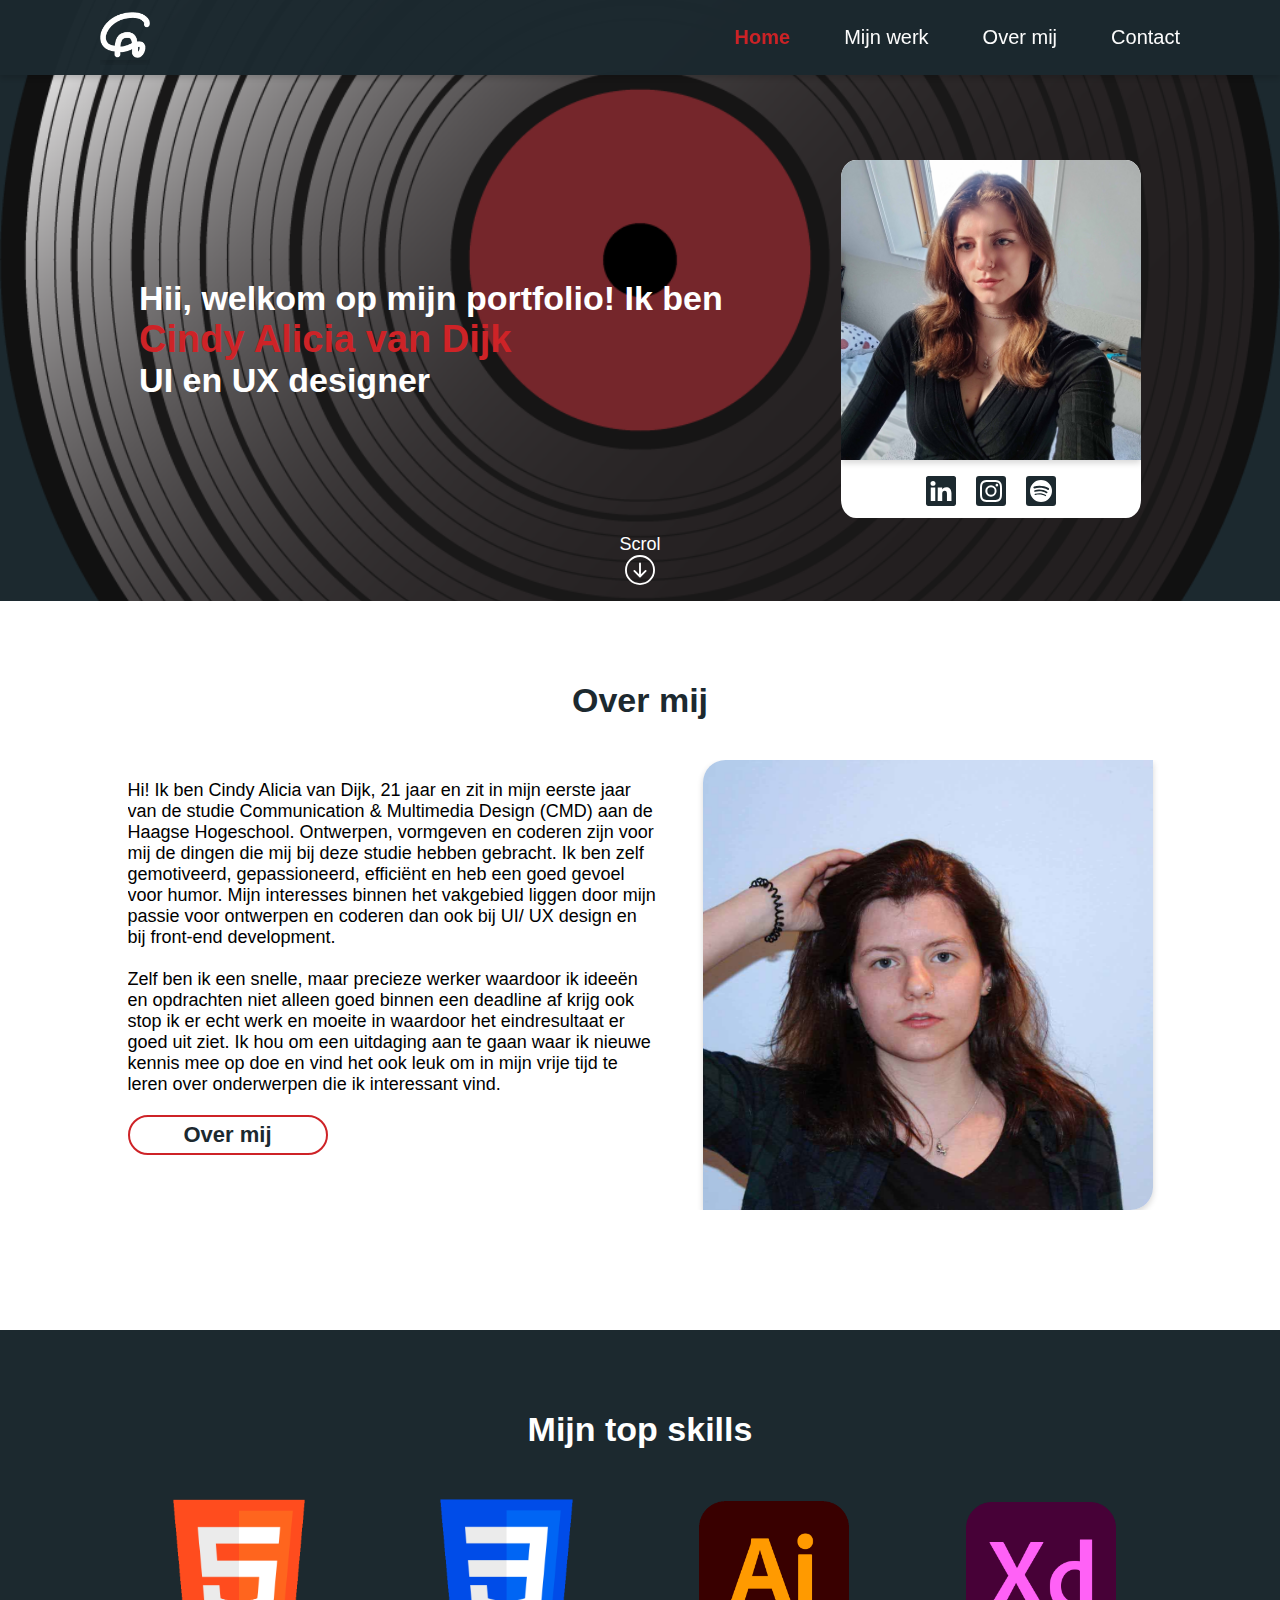
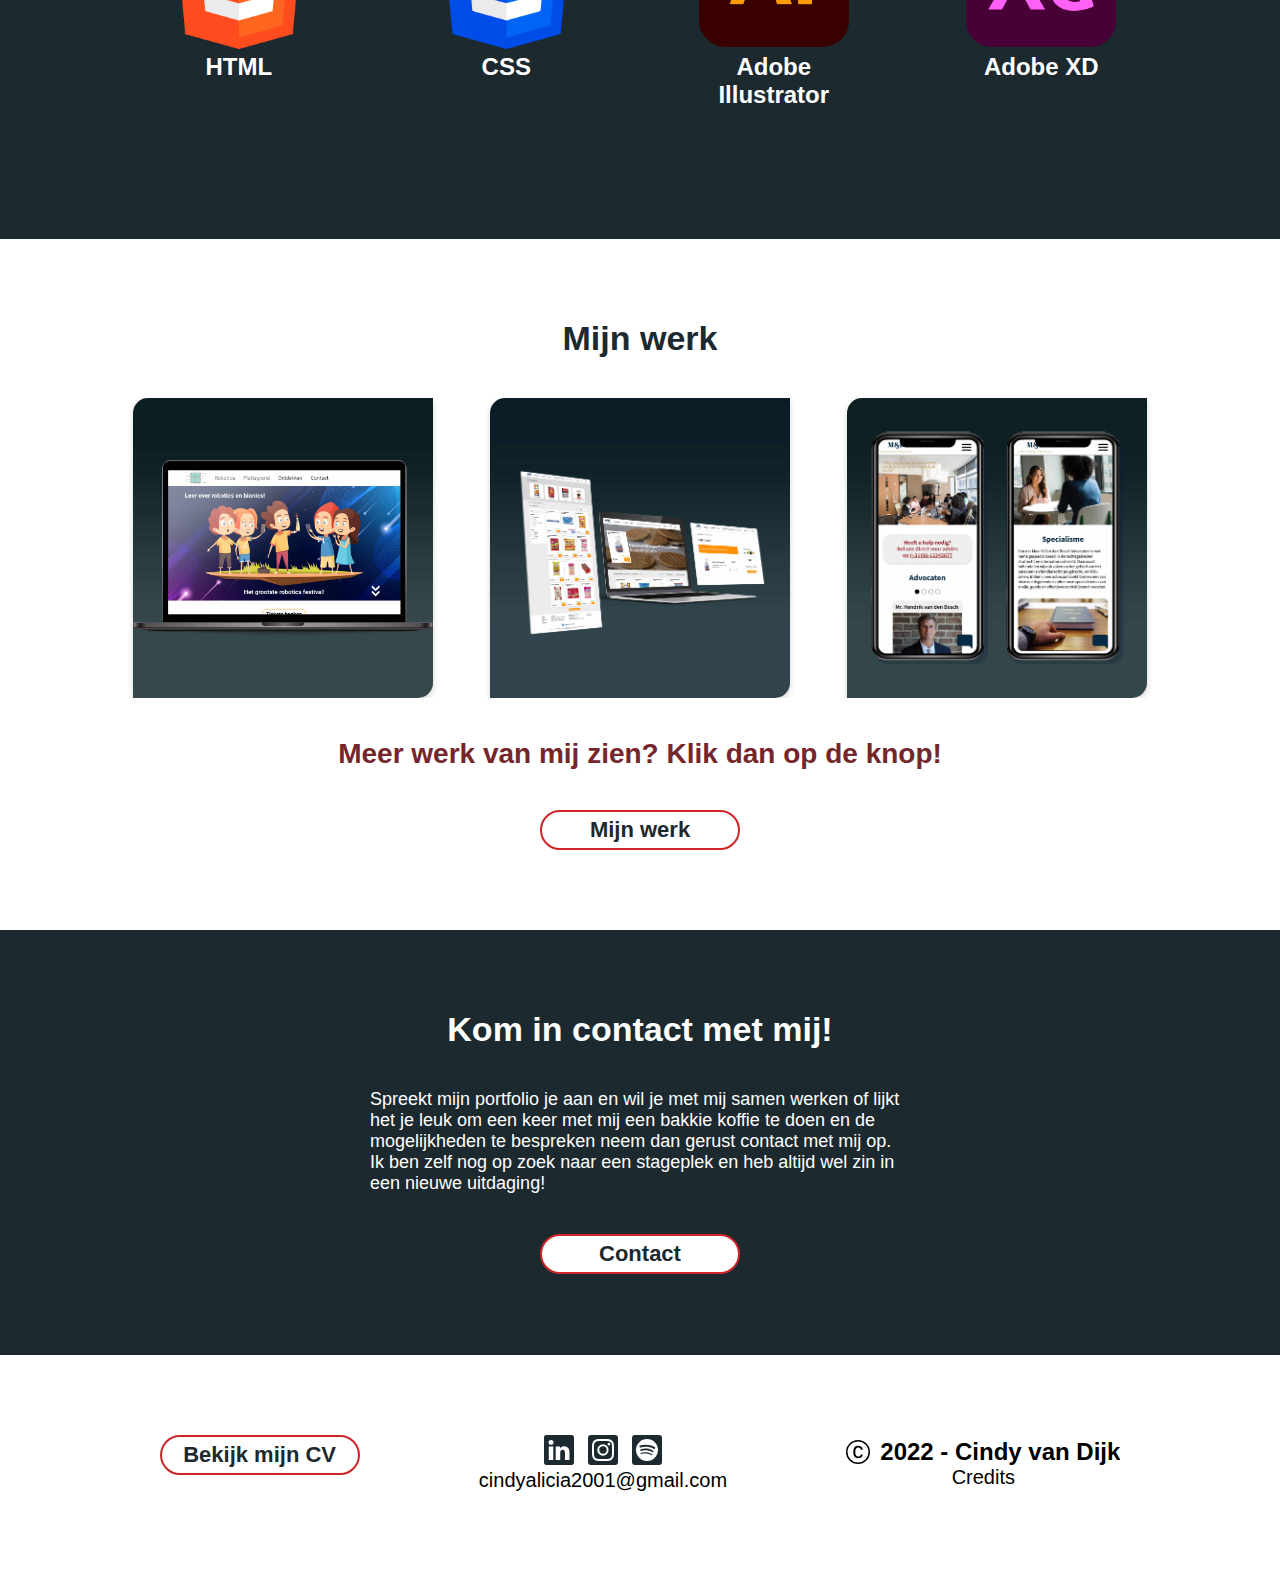
<file: index.html>
<!DOCTYPE html>
<html lang="en">
    <head>
        <meta charset="UTF-8"/>
        <meta name="viewport" content="width=device-width, initial-scale=1.0">
        <link rel="stylesheet" type="text/css" href="style.css"/>
        <link rel="stylesheet" href="https://fonts.googleapis.com/icon?family=Material+Icons">
        <link rel="stylesheet" href="https://cdn.jsdelivr.net/npm/bootstrap-icons@1.5.0/font/bootstrap-icons.css">
        <script src="my-script.js" async></script>

        <title>CindyAlicia | UX UI designer</title>
        <meta name="Cindy van Dijk | UX UI designer | Portfolio">
        <meta name="keywords" content="portfolio,cmd,ux,ui,designer,ontwerper,Cindy van dijk,Cindy Alicia,van Dijk">
        <meta name="CONTENT" content="portfolio,cmd,ux,ui,designer,ontwerper,Cindy van dijk,front-end,developer,Cindy Alicia,van Dijk">
        <meta name="description" content="Hi, mijn naam is Cindy van Dijk. Ik ben een UX/UI designer en hier vind u mijn CMD portfolio.">
    </head>

    <body>
        <div class="container">
            <header id="home-header">
                <nav>
                    <a class="flex-logo" href="index.html">
                        <img class="logo" src="images/Handtekening-CindyvanDijk.png" alt="Logo Cindy Alicia">
                    </a>
                    <div class="links">
                        <a class="dark" id="selected" href="index.html">Home</a>
                        <a class="dark" href="mijnwerk.html">Mijn werk</a>
                        <a class="dark" href="overmij.html">Over mij</a>
                        <a class="dark" href="contact.html">Contact</a>
                    </div>
                </nav>
                
                <div class="banner">
                    <div class="text-intro">
                        <h2 class="dark">Hii, welkom op mijn portfolio! Ik ben</h2>
                        <H1>Cindy Alicia van Dijk</H1>
                        <h2 class="dark">UI en UX designer</h2>
                    </div>

                    <div class="card-intro">
                        <img id="selfie-home" src="images/Selfie.jpg" alt="Photo of me" width="300px" height="300px">
                        <div class="container-intro">
                            <svg xmlns="http://www.w3.org/2000/svg" width="30" height="30" fill="#1C292F" class="bi bi-linkedin" viewBox="0 0 16 16">
                                <path d="M0 1.146C0 .513.526 0 1.175 0h13.65C15.474 0 16 .513 16 1.146v13.708c0 .633-.526 1.146-1.175 1.146H1.175C.526 16 0 15.487 0 14.854V1.146zm4.943 12.248V6.169H2.542v7.225h2.401zm-1.2-8.212c.837 0 1.358-.554 1.358-1.248-.015-.709-.52-1.248-1.342-1.248-.822 0-1.359.54-1.359 1.248 0 .694.521 1.248 1.327 1.248h.016zm4.908 8.212V9.359c0-.216.016-.432.08-.586.173-.431.568-.878 1.232-.878.869 0 1.216.662 1.216 1.634v3.865h2.401V9.25c0-2.22-1.184-3.252-2.764-3.252-1.274 0-1.845.7-2.165 1.193v.025h-.016a5.54 5.54 0 0 1 .016-.025V6.169h-2.4c.03.678 0 7.225 0 7.225h2.4z"/>
                            </svg>
                            <svg xmlns="http://www.w3.org/2000/svg" width="30" height="30" fill="#FFFFFF" class="bi bi-instagram" viewBox="0 0 16 16">
                                <path d="M8 0C5.829 0 5.556.01 4.703.048 3.85.088 3.269.222 2.76.42a3.917 3.917 0 0 0-1.417.923A3.927 3.927 0 0 0 .42 2.76C.222 3.268.087 3.85.048 4.7.01 5.555 0 5.827 0 8.001c0 2.172.01 2.444.048 3.297.04.852.174 1.433.372 1.942.205.526.478.972.923 1.417.444.445.89.719 1.416.923.51.198 1.09.333 1.942.372C5.555 15.99 5.827 16 8 16s2.444-.01 3.298-.048c.851-.04 1.434-.174 1.943-.372a3.916 3.916 0 0 0 1.416-.923c.445-.445.718-.891.923-1.417.197-.509.332-1.09.372-1.942C15.99 10.445 16 10.173 16 8s-.01-2.445-.048-3.299c-.04-.851-.175-1.433-.372-1.941a3.926 3.926 0 0 0-.923-1.417A3.911 3.911 0 0 0 13.24.42c-.51-.198-1.092-.333-1.943-.372C10.443.01 10.172 0 7.998 0h.003zm-.717 1.442h.718c2.136 0 2.389.007 3.232.046.78.035 1.204.166 1.486.275.373.145.64.319.92.599.28.28.453.546.598.92.11.281.24.705.275 1.485.039.843.047 1.096.047 3.231s-.008 2.389-.047 3.232c-.035.78-.166 1.203-.275 1.485a2.47 2.47 0 0 1-.599.919c-.28.28-.546.453-.92.598-.28.11-.704.24-1.485.276-.843.038-1.096.047-3.232.047s-2.39-.009-3.233-.047c-.78-.036-1.203-.166-1.485-.276a2.478 2.478 0 0 1-.92-.598 2.48 2.48 0 0 1-.6-.92c-.109-.281-.24-.705-.275-1.485-.038-.843-.046-1.096-.046-3.233 0-2.136.008-2.388.046-3.231.036-.78.166-1.204.276-1.486.145-.373.319-.64.599-.92.28-.28.546-.453.92-.598.282-.11.705-.24 1.485-.276.738-.034 1.024-.044 2.515-.045v.002zm4.988 1.328a.96.96 0 1 0 0 1.92.96.96 0 0 0 0-1.92zm-4.27 1.122a4.109 4.109 0 1 0 0 8.217 4.109 4.109 0 0 0 0-8.217zm0 1.441a2.667 2.667 0 1 1 0 5.334 2.667 2.667 0 0 1 0-5.334z"/>
                            </svg>
                            <svg xmlns="http://www.w3.org/2000/svg" width="30" height="30" fill="#FFFFFF" class="bi bi-spotify" viewBox="0 0 16 16">
                                <path d="M8 0a8 8 0 1 0 0 16A8 8 0 0 0 8 0zm3.669 11.538a.498.498 0 0 1-.686.165c-1.879-1.147-4.243-1.407-7.028-.77a.499.499 0 0 1-.222-.973c3.048-.696 5.662-.397 7.77.892a.5.5 0 0 1 .166.686zm.979-2.178a.624.624 0 0 1-.858.205c-2.15-1.321-5.428-1.704-7.972-.932a.625.625 0 0 1-.362-1.194c2.905-.881 6.517-.454 8.986 1.063a.624.624 0 0 1 .206.858zm.084-2.268C10.154 5.56 5.9 5.419 3.438 6.166a.748.748 0 1 1-.434-1.432c2.825-.857 7.523-.692 10.492 1.07a.747.747 0 1 1-.764 1.288z"/>
                            </svg>
                        </div>
                    </div>
                </div>
                
                <div id="header-arrow">
                    <p class="dark">Scrol</p>
                    <svg xmlns="http://www.w3.org/2000/svg" width="30" height="30" fill="#FFFFFF" class="bi bi-arrow-down-circle" viewBox="0 0 16 16">
                        <path fill-rule="evenodd" d="M1 8a7 7 0 1 0 14 0A7 7 0 0 0 1 8zm15 0A8 8 0 1 1 0 8a8 8 0 0 1 16 0zM8.5 4.5a.5.5 0 0 0-1 0v5.793L5.354 8.146a.5.5 0 1 0-.708.708l3 3a.5.5 0 0 0 .708 0l3-3a.5.5 0 0 0-.708-.708L8.5 10.293V4.5z"/>
                    </svg>
                </div>
            </header>

            <main class="container-main">
                <section class="about-me">
                    <h2>Over mij</h2>
                    <div class="flex-row">
                        <div id="aboutme-text">
                            <p>Hi! Ik ben Cindy Alicia van Dijk, 21 jaar en zit in mijn eerste jaar van de studie Communication & Multimedia Design (CMD) aan de Haagse Hogeschool. Ontwerpen, vormgeven en coderen zijn voor mij de dingen die mij bij deze studie hebben gebracht. Ik ben zelf gemotiveerd, gepassioneerd, efficiënt en heb een goed gevoel voor humor. Mijn interesses binnen het vakgebied liggen door mijn passie voor ontwerpen en coderen dan ook bij UI/ UX design en bij front-end development. 
                                <br><br>Zelf ben ik een snelle, maar precieze werker waardoor ik ideeën en opdrachten niet alleen goed binnen een deadline af krijg ook stop ik er echt werk en moeite in waardoor het eindresultaat er goed uit ziet. Ik hou om een uitdaging aan te gaan waar ik nieuwe kennis mee op doe en vind het ook leuk om in mijn vrije tijd te leren over onderwerpen die ik interessant vind.
                            </p>
                            <a href="overmij.html">
                                <button type="button">Over mij</button>
                            </a>
                        </div>
                        <img src="images/SelfPortrait.jpg" alt="Photo of me">
                    </div>
                </section>

                <section class="top-skills">
                    <h2 class="dark">Mijn top skills</h2>
                    <div class="flex-row">
                        <figure>
                            <img src="images/html-5.png" alt="HTML 5 symbool">
                            <figcaption class="dark">HTML</figcaption>
                        </figure>
                        <figure>
                            <img src="images/css-3.png" alt="CSS 3 symbool">
                            <figcaption class="dark">CSS</figcaption>
                        </figure>
                        <figure>
                            <img src="images/illustrator.png" alt="Adobe Illustrator symbool">
                            <figcaption class="dark">Adobe Illustrator</figcaption>
                        </figure>
                        <figure>
                            <img src="images/xd.png" alt="Adobe XD symbool">
                            <figcaption class="dark">Adobe XD</figcaption>
                        </figure>
                    </div>
                </section>

                <section class="my-work">
                    <h2>Mijn werk</h2>
                    <div class="flex-row">
                        <img src="images/Robotica.jpg" alt="Mijn Robotica project">
                        <img src="images/TheDutchStore.jpg" alt="Mijn The Dutch Store project">
                        <img src="images/AdvocatenkantoorMB.jpg" alt="Mijn M&B advocaten project">
                    </div>
                    <h3>Meer werk van mij zien? Klik dan op de knop!</h3>
                    <a class="center" href="mijnwerk.html">
                        <button type="button">Mijn werk</button>
                    </a>
                </section>

                <section class="contact">
                    <h2 class="dark">Kom in contact met mij!</h2>
                    <p class="dark">
                        Spreekt mijn portfolio je aan en wil je met mij samen werken of lijkt het je leuk om een keer met mij een bakkie koffie te doen en de mogelijkheden te bespreken neem dan gerust contact met mij op. Ik ben zelf nog op zoek naar een stageplek en heb altijd wel zin in een nieuwe uitdaging!
                    </p>
                    <a class="center" href="contact.html">
                        <button type="button">Contact</button>
                    </a>
                </section>
            </main>

            <footer>
                <a href="documents/CV-CindyvanDijk.pdf" target="_blank">
                    <button type="button">Bekijk mijn CV</button>
                </a>
                <div class="footer-item">
                    <div id="footer-icons">
                        <svg xmlns="http://www.w3.org/2000/svg" width="30" height="30" fill="#1C292F" class="bi bi-linkedin" viewBox="0 0 16 16">
                            <path d="M0 1.146C0 .513.526 0 1.175 0h13.65C15.474 0 16 .513 16 1.146v13.708c0 .633-.526 1.146-1.175 1.146H1.175C.526 16 0 15.487 0 14.854V1.146zm4.943 12.248V6.169H2.542v7.225h2.401zm-1.2-8.212c.837 0 1.358-.554 1.358-1.248-.015-.709-.52-1.248-1.342-1.248-.822 0-1.359.54-1.359 1.248 0 .694.521 1.248 1.327 1.248h.016zm4.908 8.212V9.359c0-.216.016-.432.08-.586.173-.431.568-.878 1.232-.878.869 0 1.216.662 1.216 1.634v3.865h2.401V9.25c0-2.22-1.184-3.252-2.764-3.252-1.274 0-1.845.7-2.165 1.193v.025h-.016a5.54 5.54 0 0 1 .016-.025V6.169h-2.4c.03.678 0 7.225 0 7.225h2.4z"/>
                        </svg>
                        <svg xmlns="http://www.w3.org/2000/svg" width="30" height="30" fill="#FFFFFF" class="bi bi-instagram" viewBox="0 0 16 16">
                            <path d="M8 0C5.829 0 5.556.01 4.703.048 3.85.088 3.269.222 2.76.42a3.917 3.917 0 0 0-1.417.923A3.927 3.927 0 0 0 .42 2.76C.222 3.268.087 3.85.048 4.7.01 5.555 0 5.827 0 8.001c0 2.172.01 2.444.048 3.297.04.852.174 1.433.372 1.942.205.526.478.972.923 1.417.444.445.89.719 1.416.923.51.198 1.09.333 1.942.372C5.555 15.99 5.827 16 8 16s2.444-.01 3.298-.048c.851-.04 1.434-.174 1.943-.372a3.916 3.916 0 0 0 1.416-.923c.445-.445.718-.891.923-1.417.197-.509.332-1.09.372-1.942C15.99 10.445 16 10.173 16 8s-.01-2.445-.048-3.299c-.04-.851-.175-1.433-.372-1.941a3.926 3.926 0 0 0-.923-1.417A3.911 3.911 0 0 0 13.24.42c-.51-.198-1.092-.333-1.943-.372C10.443.01 10.172 0 7.998 0h.003zm-.717 1.442h.718c2.136 0 2.389.007 3.232.046.78.035 1.204.166 1.486.275.373.145.64.319.92.599.28.28.453.546.598.92.11.281.24.705.275 1.485.039.843.047 1.096.047 3.231s-.008 2.389-.047 3.232c-.035.78-.166 1.203-.275 1.485a2.47 2.47 0 0 1-.599.919c-.28.28-.546.453-.92.598-.28.11-.704.24-1.485.276-.843.038-1.096.047-3.232.047s-2.39-.009-3.233-.047c-.78-.036-1.203-.166-1.485-.276a2.478 2.478 0 0 1-.92-.598 2.48 2.48 0 0 1-.6-.92c-.109-.281-.24-.705-.275-1.485-.038-.843-.046-1.096-.046-3.233 0-2.136.008-2.388.046-3.231.036-.78.166-1.204.276-1.486.145-.373.319-.64.599-.92.28-.28.546-.453.92-.598.282-.11.705-.24 1.485-.276.738-.034 1.024-.044 2.515-.045v.002zm4.988 1.328a.96.96 0 1 0 0 1.92.96.96 0 0 0 0-1.92zm-4.27 1.122a4.109 4.109 0 1 0 0 8.217 4.109 4.109 0 0 0 0-8.217zm0 1.441a2.667 2.667 0 1 1 0 5.334 2.667 2.667 0 0 1 0-5.334z"/>
                        </svg>
                        <svg xmlns="http://www.w3.org/2000/svg" width="30" height="30" fill="#FFFFFF" class="bi bi-spotify" viewBox="0 0 16 16">
                            <path d="M8 0a8 8 0 1 0 0 16A8 8 0 0 0 8 0zm3.669 11.538a.498.498 0 0 1-.686.165c-1.879-1.147-4.243-1.407-7.028-.77a.499.499 0 0 1-.222-.973c3.048-.696 5.662-.397 7.77.892a.5.5 0 0 1 .166.686zm.979-2.178a.624.624 0 0 1-.858.205c-2.15-1.321-5.428-1.704-7.972-.932a.625.625 0 0 1-.362-1.194c2.905-.881 6.517-.454 8.986 1.063a.624.624 0 0 1 .206.858zm.084-2.268C10.154 5.56 5.9 5.419 3.438 6.166a.748.748 0 1 1-.434-1.432c2.825-.857 7.523-.692 10.492 1.07a.747.747 0 1 1-.764 1.288z"/>
                        </svg>
                    </div>
                    <a href="mailto:cindyalicia2001@gmail.com">cindyalicia2001@gmail.com</a>
                </div>

                <div class="footer-item">
                    <div id="copyright">
                        <svg xmlns="http://www.w3.org/2000/svg" width="24" height="24" fill="currentColor" class="bi bi-c-circle" viewBox="0 0 16 16">
                            <path d="M1 8a7 7 0 1 0 14 0A7 7 0 0 0 1 8Zm15 0A8 8 0 1 1 0 8a8 8 0 0 1 16 0ZM8.146 4.992c-1.212 0-1.927.92-1.927 2.502v1.06c0 1.571.703 2.462 1.927 2.462.979 0 1.641-.586 1.729-1.418h1.295v.093c-.1 1.448-1.354 2.467-3.03 2.467-2.091 0-3.269-1.336-3.269-3.603V7.482c0-2.261 1.201-3.638 3.27-3.638 1.681 0 2.935 1.054 3.029 2.572v.088H9.875c-.088-.879-.768-1.512-1.729-1.512Z"/>
                        </svg>
                        <h4>2022 - Cindy van Dijk</h4>
                    </div>
                    <a href="credit.html">Credits</a>
                </div>
            </footer>
        </div>
    </body>
</html>
</file>
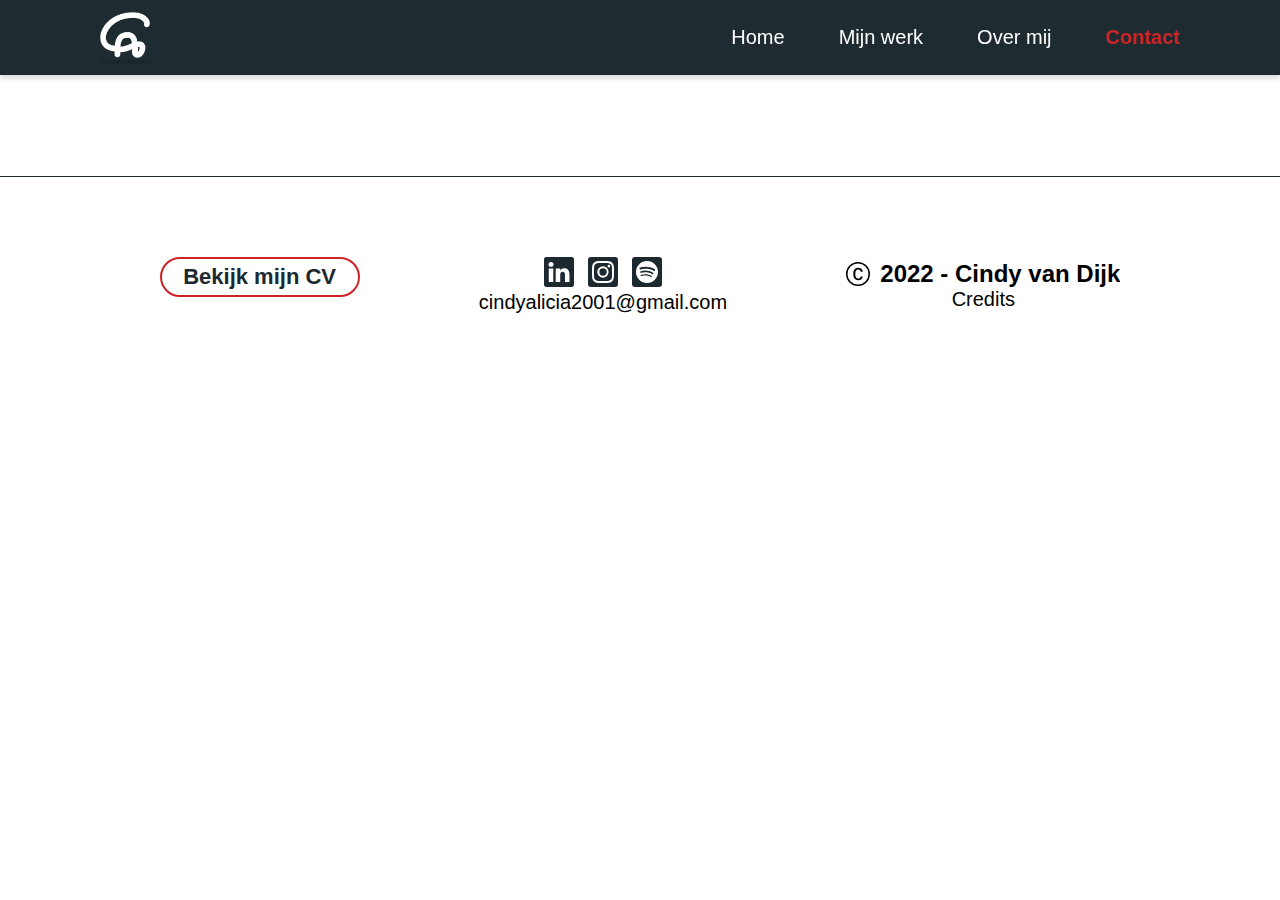
<file: contact.html>
<!DOCTYPE html>
<html lang="en">
    <head>
        <meta charset="UTF-8"/>
        <meta name="viewport" content="width=device-width, initial-scale=1.0">
        <link rel="stylesheet" type="text/css" href="style.css"/>
        <link rel="stylesheet" href="https://fonts.googleapis.com/icon?family=Material+Icons">
        <script src="my-script.js" async></script>
        <title>Contact | CindyAlicia</title>
    </head>
    <body>
        <div class="container">
            <header>
                <nav>
                    <a class="flex-logo" href="index.html">
                        <img class="logo" src="images/Handtekening-CindyvanDijk.png" alt="Logo Cindy Alicia">
                    </a>
                    <div class="links">
                        <a class="dark" href="index.html">Home</a>
                        <a class="dark" href="mijnwerk.html">Mijn werk</a>
                        <a class="dark" href="overmij.html">Over mij</a>
                        <a class="dark" id="selected" href="contact.html">Contact</a>
                    </div>
                </nav>
                <div class="banner">

                </div>
            </header>

            <main class="container-main">

            </main>

            <footer>
                <a href="documents/CV-CindyvanDijk.pdf" target="_blank">
                    <button type="button">Bekijk mijn CV</button>
                </a>
                <div class="footer-item">
                    <div id="footer-icons">
                        <svg xmlns="http://www.w3.org/2000/svg" width="30" height="30" fill="#1C292F" class="bi bi-linkedin" viewBox="0 0 16 16">
                            <path d="M0 1.146C0 .513.526 0 1.175 0h13.65C15.474 0 16 .513 16 1.146v13.708c0 .633-.526 1.146-1.175 1.146H1.175C.526 16 0 15.487 0 14.854V1.146zm4.943 12.248V6.169H2.542v7.225h2.401zm-1.2-8.212c.837 0 1.358-.554 1.358-1.248-.015-.709-.52-1.248-1.342-1.248-.822 0-1.359.54-1.359 1.248 0 .694.521 1.248 1.327 1.248h.016zm4.908 8.212V9.359c0-.216.016-.432.08-.586.173-.431.568-.878 1.232-.878.869 0 1.216.662 1.216 1.634v3.865h2.401V9.25c0-2.22-1.184-3.252-2.764-3.252-1.274 0-1.845.7-2.165 1.193v.025h-.016a5.54 5.54 0 0 1 .016-.025V6.169h-2.4c.03.678 0 7.225 0 7.225h2.4z"/>
                        </svg>
                        <svg xmlns="http://www.w3.org/2000/svg" width="30" height="30" fill="#FFFFFF" class="bi bi-instagram" viewBox="0 0 16 16">
                            <path d="M8 0C5.829 0 5.556.01 4.703.048 3.85.088 3.269.222 2.76.42a3.917 3.917 0 0 0-1.417.923A3.927 3.927 0 0 0 .42 2.76C.222 3.268.087 3.85.048 4.7.01 5.555 0 5.827 0 8.001c0 2.172.01 2.444.048 3.297.04.852.174 1.433.372 1.942.205.526.478.972.923 1.417.444.445.89.719 1.416.923.51.198 1.09.333 1.942.372C5.555 15.99 5.827 16 8 16s2.444-.01 3.298-.048c.851-.04 1.434-.174 1.943-.372a3.916 3.916 0 0 0 1.416-.923c.445-.445.718-.891.923-1.417.197-.509.332-1.09.372-1.942C15.99 10.445 16 10.173 16 8s-.01-2.445-.048-3.299c-.04-.851-.175-1.433-.372-1.941a3.926 3.926 0 0 0-.923-1.417A3.911 3.911 0 0 0 13.24.42c-.51-.198-1.092-.333-1.943-.372C10.443.01 10.172 0 7.998 0h.003zm-.717 1.442h.718c2.136 0 2.389.007 3.232.046.78.035 1.204.166 1.486.275.373.145.64.319.92.599.28.28.453.546.598.92.11.281.24.705.275 1.485.039.843.047 1.096.047 3.231s-.008 2.389-.047 3.232c-.035.78-.166 1.203-.275 1.485a2.47 2.47 0 0 1-.599.919c-.28.28-.546.453-.92.598-.28.11-.704.24-1.485.276-.843.038-1.096.047-3.232.047s-2.39-.009-3.233-.047c-.78-.036-1.203-.166-1.485-.276a2.478 2.478 0 0 1-.92-.598 2.48 2.48 0 0 1-.6-.92c-.109-.281-.24-.705-.275-1.485-.038-.843-.046-1.096-.046-3.233 0-2.136.008-2.388.046-3.231.036-.78.166-1.204.276-1.486.145-.373.319-.64.599-.92.28-.28.546-.453.92-.598.282-.11.705-.24 1.485-.276.738-.034 1.024-.044 2.515-.045v.002zm4.988 1.328a.96.96 0 1 0 0 1.92.96.96 0 0 0 0-1.92zm-4.27 1.122a4.109 4.109 0 1 0 0 8.217 4.109 4.109 0 0 0 0-8.217zm0 1.441a2.667 2.667 0 1 1 0 5.334 2.667 2.667 0 0 1 0-5.334z"/>
                        </svg>
                        <svg xmlns="http://www.w3.org/2000/svg" width="30" height="30" fill="#FFFFFF" class="bi bi-spotify" viewBox="0 0 16 16">
                            <path d="M8 0a8 8 0 1 0 0 16A8 8 0 0 0 8 0zm3.669 11.538a.498.498 0 0 1-.686.165c-1.879-1.147-4.243-1.407-7.028-.77a.499.499 0 0 1-.222-.973c3.048-.696 5.662-.397 7.77.892a.5.5 0 0 1 .166.686zm.979-2.178a.624.624 0 0 1-.858.205c-2.15-1.321-5.428-1.704-7.972-.932a.625.625 0 0 1-.362-1.194c2.905-.881 6.517-.454 8.986 1.063a.624.624 0 0 1 .206.858zm.084-2.268C10.154 5.56 5.9 5.419 3.438 6.166a.748.748 0 1 1-.434-1.432c2.825-.857 7.523-.692 10.492 1.07a.747.747 0 1 1-.764 1.288z"/>
                        </svg>
                    </div>
                    <a href="mailto:cindyalicia2001@gmail.com">cindyalicia2001@gmail.com</a>
                </div>

                <div class="footer-item">
                    <div id="copyright">
                        <svg xmlns="http://www.w3.org/2000/svg" width="24" height="24" fill="currentColor" class="bi bi-c-circle" viewBox="0 0 16 16">
                            <path d="M1 8a7 7 0 1 0 14 0A7 7 0 0 0 1 8Zm15 0A8 8 0 1 1 0 8a8 8 0 0 1 16 0ZM8.146 4.992c-1.212 0-1.927.92-1.927 2.502v1.06c0 1.571.703 2.462 1.927 2.462.979 0 1.641-.586 1.729-1.418h1.295v.093c-.1 1.448-1.354 2.467-3.03 2.467-2.091 0-3.269-1.336-3.269-3.603V7.482c0-2.261 1.201-3.638 3.27-3.638 1.681 0 2.935 1.054 3.029 2.572v.088H9.875c-.088-.879-.768-1.512-1.729-1.512Z"/>
                        </svg>
                        <h4>2022 - Cindy van Dijk</h4>
                    </div>
                    <a href="credit.html">Credits</a>
                </div>
            </footer>
        </div>
    </body>
</html>
</file>
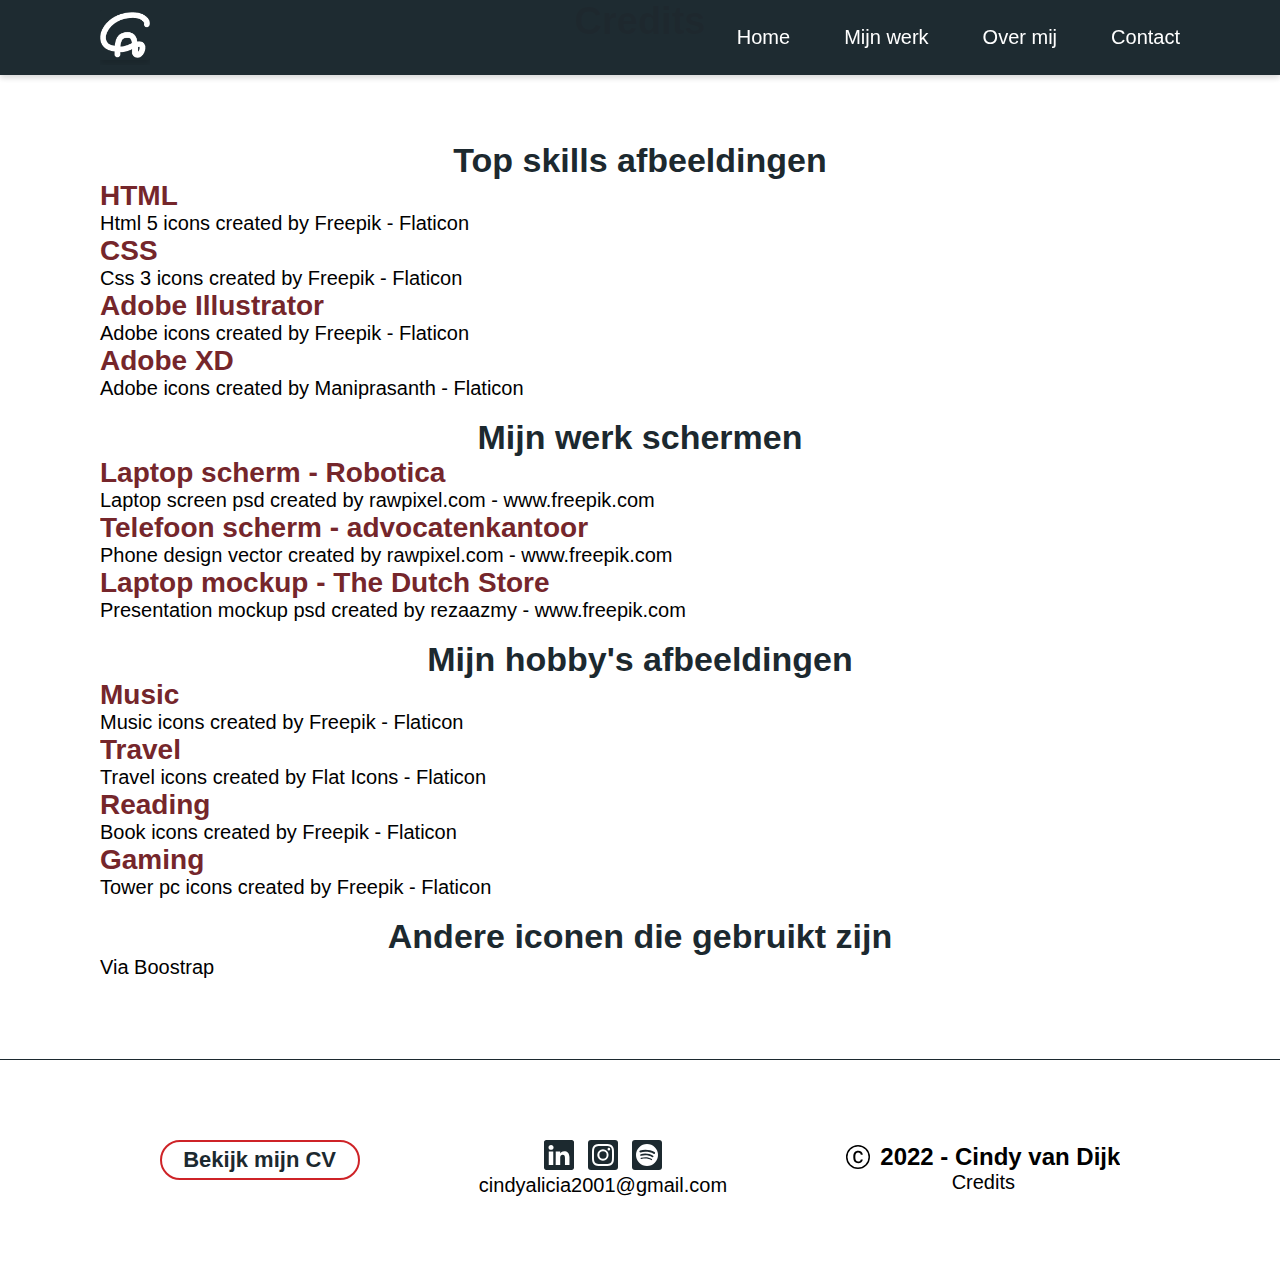
<file: credit.html>
<!DOCTYPE html>
<html lang="en">
    <head>
        <meta charset="UTF-8"/>
        <meta name="viewport" content="width=device-width, initial-scale=1.0">
        <link rel="stylesheet" type="text/css" href="style.css"/>
        <link rel="stylesheet" href="https://fonts.googleapis.com/icon?family=Material+Icons">
        <script src="my-script.js" async></script>
        <title>Mijn werk | CindyAlicia</title>
    </head>
    <body>
        <div class="container">
            <header>
                <nav>
                    <a class="flex-logo" href="index.html">
                        <img class="logo" src="images/Handtekening-CindyvanDijk.png" alt="Logo Cindy Alicia">
                    </a>
                    <div class="links">
                        <a class="dark" href="index.html">Home</a>
                        <a class="dark" href="mijnwerk.html">Mijn werk</a>
                        <a class="dark" href="overmij.html">Over mij</a>
                        <a class="dark" href="contact.html">Contact</a>
                    </div>
                </nav>
            </header>

            <main class="container-main">
                <h1>Credits</h1>

                <section class="a-light">
                    <br><h2>Top skills afbeeldingen</h2>
                    <h3>HTML</h3>
                    <a href="https://www.flaticon.com/free-icons/html-5" title="html 5 icons">Html 5 icons created by Freepik - Flaticon</a>
                    <br><h3>CSS</h3>
                    <a href="https://www.flaticon.com/free-icons/css-3" title="css 3 icons">Css 3 icons created by Freepik - Flaticon</a>
                    <br><h3>Adobe Illustrator</h3>
                    <a href="https://www.flaticon.com/free-icons/adobe" title="adobe icons">Adobe icons created by Freepik - Flaticon</a>
                    <br><h3>Adobe XD</h3>
                    <a href="https://www.flaticon.com/free-icons/adobe" title="adobe icons">Adobe icons created by Maniprasanth - Flaticon</a>

                    <br><br><h2>Mijn werk schermen</h2>
                    <h3>Laptop scherm - Robotica</h3>
                    <a href='https://www.freepik.com/psd/laptop-screen'>Laptop screen psd created by rawpixel.com - www.freepik.com</a>
                    <br><h3>Telefoon scherm - advocatenkantoor</h3>
                    <a href='https://www.freepik.com/vectors/phone-design'>Phone design vector created by rawpixel.com - www.freepik.com</a>
                    <br><h3>Laptop mockup - The Dutch Store</h3>
                    <a href='https://www.freepik.com/psd/presentation-mockup'>Presentation mockup psd created by rezaazmy - www.freepik.com</a>

                    <br><br><h2>Mijn hobby's afbeeldingen</h2>
                    <h3>Music</h3>
                    <a href="https://www.flaticon.com/free-icons/music" title="music icons">Music icons created by Freepik - Flaticon</a>
                    <br><h3>Travel</h3>
                    <a href="https://www.flaticon.com/free-icons/travel" title="travel icons">Travel icons created by Flat Icons - Flaticon</a>
                    <br><h3>Reading</h3>
                    <a href="https://www.flaticon.com/free-icons/book" title="book icons">Book icons created by Freepik - Flaticon</a>
                    <br><h3>Gaming</h3>
                    <a href="https://www.flaticon.com/free-icons/tower-pc" title="tower pc icons">Tower pc icons created by Freepik - Flaticon</a>

                    <br><br><h2>Andere iconen die gebruikt zijn</h2>
                    <a href="https://icons.getbootstrap.com/" title="Bootstrap icons">Via Boostrap</a>
                </section>
            </main>

            <footer>
                <a href="documents/CV-CindyvanDijk.pdf" target="_blank">
                    <button type="button">Bekijk mijn CV</button>
                </a>
                <div class="footer-item">
                    <div id="footer-icons">
                        <svg xmlns="http://www.w3.org/2000/svg" width="30" height="30" fill="#1C292F" class="bi bi-linkedin" viewBox="0 0 16 16">
                            <path d="M0 1.146C0 .513.526 0 1.175 0h13.65C15.474 0 16 .513 16 1.146v13.708c0 .633-.526 1.146-1.175 1.146H1.175C.526 16 0 15.487 0 14.854V1.146zm4.943 12.248V6.169H2.542v7.225h2.401zm-1.2-8.212c.837 0 1.358-.554 1.358-1.248-.015-.709-.52-1.248-1.342-1.248-.822 0-1.359.54-1.359 1.248 0 .694.521 1.248 1.327 1.248h.016zm4.908 8.212V9.359c0-.216.016-.432.08-.586.173-.431.568-.878 1.232-.878.869 0 1.216.662 1.216 1.634v3.865h2.401V9.25c0-2.22-1.184-3.252-2.764-3.252-1.274 0-1.845.7-2.165 1.193v.025h-.016a5.54 5.54 0 0 1 .016-.025V6.169h-2.4c.03.678 0 7.225 0 7.225h2.4z"/>
                        </svg>
                        <svg xmlns="http://www.w3.org/2000/svg" width="30" height="30" fill="#FFFFFF" class="bi bi-instagram" viewBox="0 0 16 16">
                            <path d="M8 0C5.829 0 5.556.01 4.703.048 3.85.088 3.269.222 2.76.42a3.917 3.917 0 0 0-1.417.923A3.927 3.927 0 0 0 .42 2.76C.222 3.268.087 3.85.048 4.7.01 5.555 0 5.827 0 8.001c0 2.172.01 2.444.048 3.297.04.852.174 1.433.372 1.942.205.526.478.972.923 1.417.444.445.89.719 1.416.923.51.198 1.09.333 1.942.372C5.555 15.99 5.827 16 8 16s2.444-.01 3.298-.048c.851-.04 1.434-.174 1.943-.372a3.916 3.916 0 0 0 1.416-.923c.445-.445.718-.891.923-1.417.197-.509.332-1.09.372-1.942C15.99 10.445 16 10.173 16 8s-.01-2.445-.048-3.299c-.04-.851-.175-1.433-.372-1.941a3.926 3.926 0 0 0-.923-1.417A3.911 3.911 0 0 0 13.24.42c-.51-.198-1.092-.333-1.943-.372C10.443.01 10.172 0 7.998 0h.003zm-.717 1.442h.718c2.136 0 2.389.007 3.232.046.78.035 1.204.166 1.486.275.373.145.64.319.92.599.28.28.453.546.598.92.11.281.24.705.275 1.485.039.843.047 1.096.047 3.231s-.008 2.389-.047 3.232c-.035.78-.166 1.203-.275 1.485a2.47 2.47 0 0 1-.599.919c-.28.28-.546.453-.92.598-.28.11-.704.24-1.485.276-.843.038-1.096.047-3.232.047s-2.39-.009-3.233-.047c-.78-.036-1.203-.166-1.485-.276a2.478 2.478 0 0 1-.92-.598 2.48 2.48 0 0 1-.6-.92c-.109-.281-.24-.705-.275-1.485-.038-.843-.046-1.096-.046-3.233 0-2.136.008-2.388.046-3.231.036-.78.166-1.204.276-1.486.145-.373.319-.64.599-.92.28-.28.546-.453.92-.598.282-.11.705-.24 1.485-.276.738-.034 1.024-.044 2.515-.045v.002zm4.988 1.328a.96.96 0 1 0 0 1.92.96.96 0 0 0 0-1.92zm-4.27 1.122a4.109 4.109 0 1 0 0 8.217 4.109 4.109 0 0 0 0-8.217zm0 1.441a2.667 2.667 0 1 1 0 5.334 2.667 2.667 0 0 1 0-5.334z"/>
                        </svg>
                        <svg xmlns="http://www.w3.org/2000/svg" width="30" height="30" fill="#FFFFFF" class="bi bi-spotify" viewBox="0 0 16 16">
                            <path d="M8 0a8 8 0 1 0 0 16A8 8 0 0 0 8 0zm3.669 11.538a.498.498 0 0 1-.686.165c-1.879-1.147-4.243-1.407-7.028-.77a.499.499 0 0 1-.222-.973c3.048-.696 5.662-.397 7.77.892a.5.5 0 0 1 .166.686zm.979-2.178a.624.624 0 0 1-.858.205c-2.15-1.321-5.428-1.704-7.972-.932a.625.625 0 0 1-.362-1.194c2.905-.881 6.517-.454 8.986 1.063a.624.624 0 0 1 .206.858zm.084-2.268C10.154 5.56 5.9 5.419 3.438 6.166a.748.748 0 1 1-.434-1.432c2.825-.857 7.523-.692 10.492 1.07a.747.747 0 1 1-.764 1.288z"/>
                        </svg>
                    </div>
                    <a href="mailto:cindyalicia2001@gmail.com">cindyalicia2001@gmail.com</a>
                </div>

                <div class="footer-item">
                    <div id="copyright">
                        <svg xmlns="http://www.w3.org/2000/svg" width="24" height="24" fill="currentColor" class="bi bi-c-circle" viewBox="0 0 16 16">
                            <path d="M1 8a7 7 0 1 0 14 0A7 7 0 0 0 1 8Zm15 0A8 8 0 1 1 0 8a8 8 0 0 1 16 0ZM8.146 4.992c-1.212 0-1.927.92-1.927 2.502v1.06c0 1.571.703 2.462 1.927 2.462.979 0 1.641-.586 1.729-1.418h1.295v.093c-.1 1.448-1.354 2.467-3.03 2.467-2.091 0-3.269-1.336-3.269-3.603V7.482c0-2.261 1.201-3.638 3.27-3.638 1.681 0 2.935 1.054 3.029 2.572v.088H9.875c-.088-.879-.768-1.512-1.729-1.512Z"/>
                        </svg>
                        <h4>2022 - Cindy van Dijk</h4>
                    </div>
                    <a href="credit.html">Credits</a>
                </div>
            </footer>
        </div>
    </body>
</html>
</file>
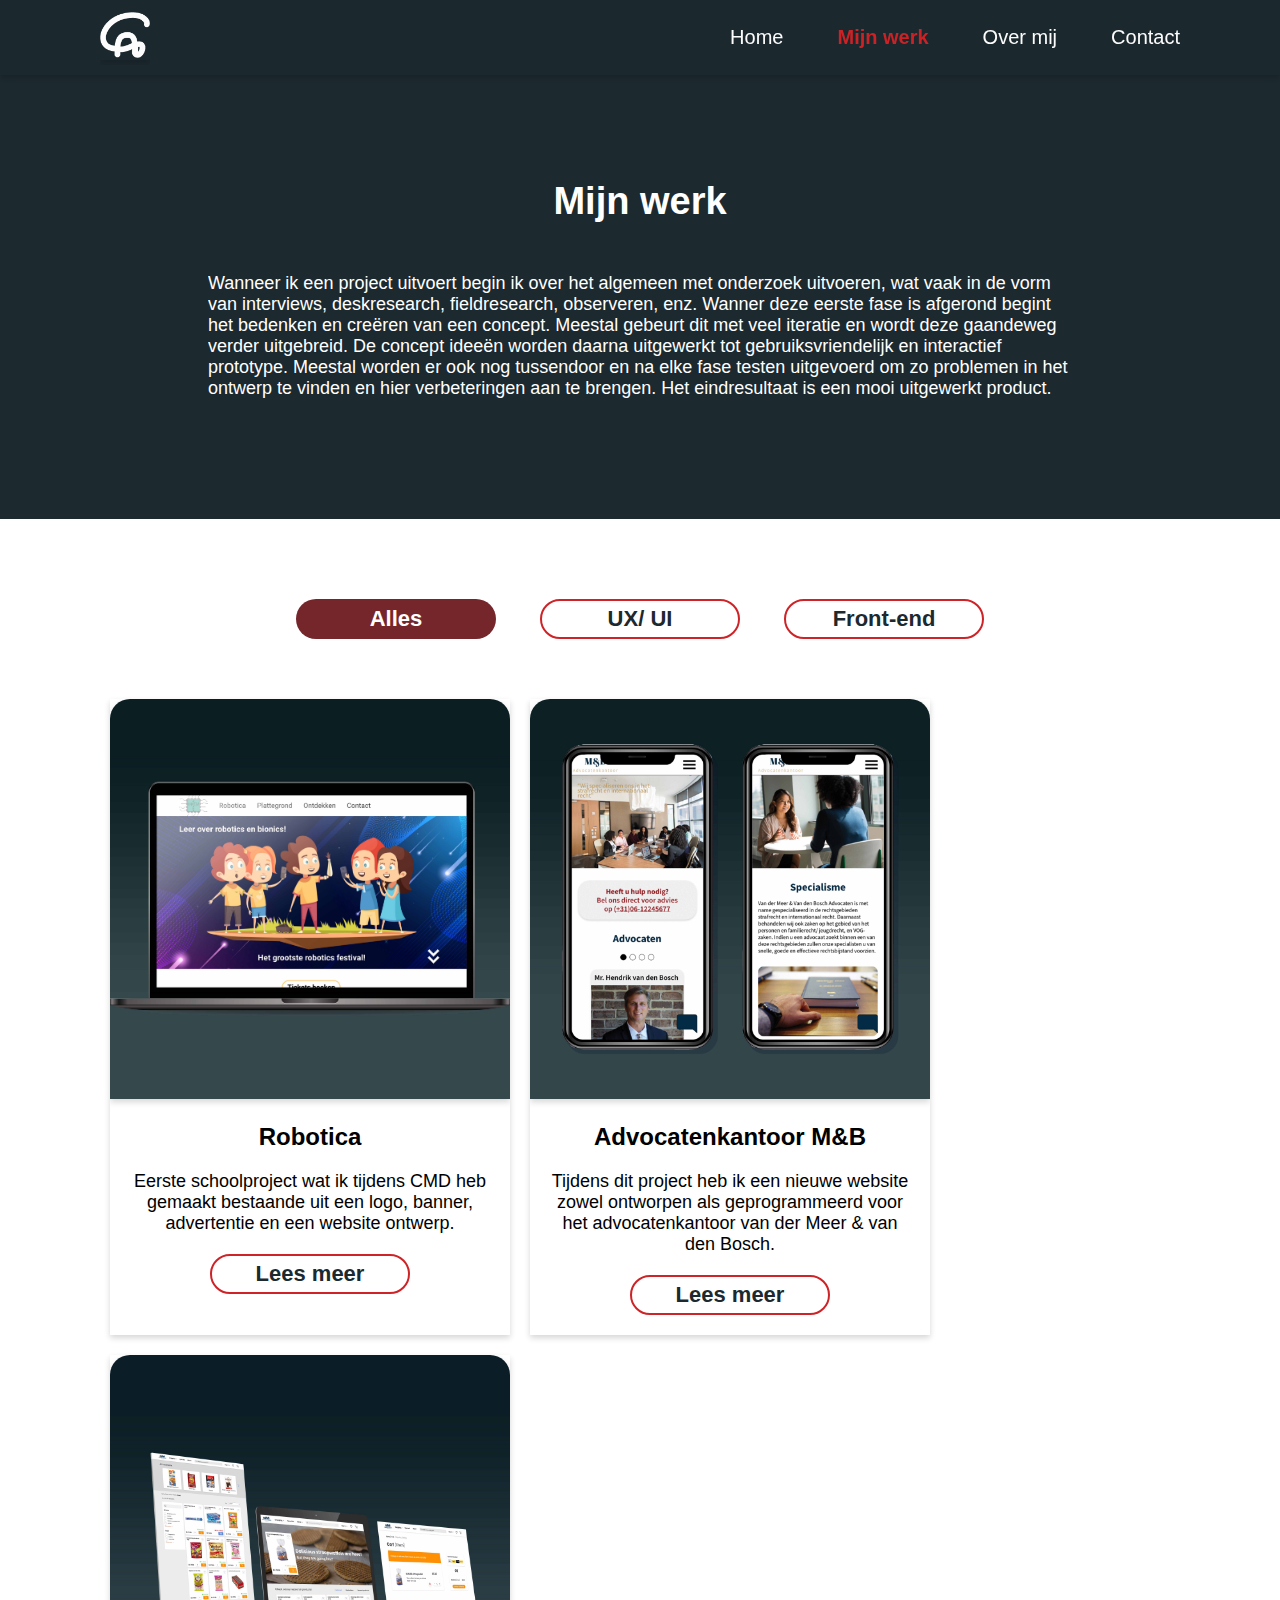
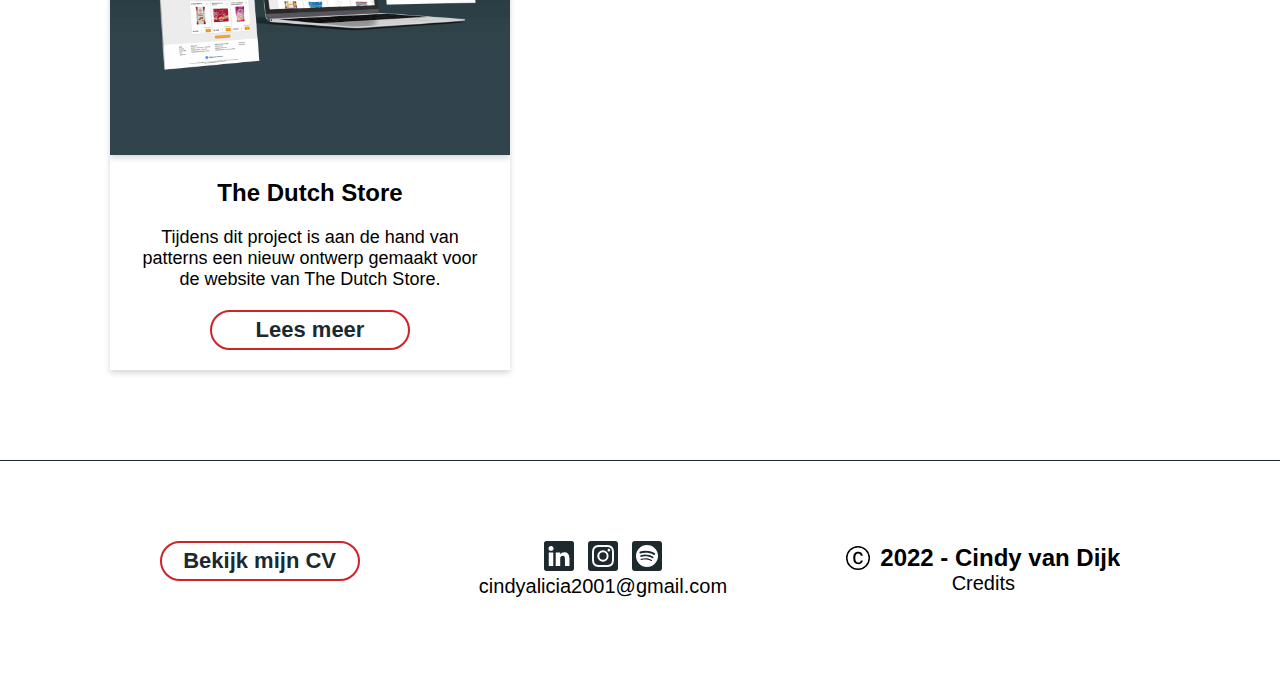
<file: mijnwerk.html>
<!DOCTYPE html>
<html lang="en">
    <head>
        <meta charset="UTF-8"/>
        <meta name="viewport" content="width=device-width, initial-scale=1.0">
        <link rel="stylesheet" type="text/css" href="style.css"/>
        <link rel="stylesheet" href="https://fonts.googleapis.com/icon?family=Material+Icons">
        <script src="my-script.js" async></script>
        <title>Mijn werk | CindyAlicia</title>
    </head>
    <body>
        <div class="container">
            <header>
                <nav>
                    <a class="flex-logo" href="index.html">
                        <img class="logo" src="images/Handtekening-CindyvanDijk.png" alt="Logo Cindy Alicia">
                    </a>
                    <div class="links">
                        <a class="dark" href="index.html">Home</a>
                        <a class="dark" id="selected" href="mijnwerk.html">Mijn werk</a>
                        <a class="dark" href="overmij.html">Over mij</a>
                        <a class="dark" href="contact.html">Contact</a>
                    </div>
                </nav>
            </header>

            <main class="container-main">
                <section class="work-intro">
                    <h1 class="dark">Mijn werk</h1>
                    <p class="dark">
                        Wanneer ik een project uitvoert begin ik over het algemeen met onderzoek uitvoeren, wat vaak in de vorm van interviews, deskresearch, fieldresearch, observeren, enz. Wanner deze eerste fase is afgerond begint het bedenken en creëren van een concept. Meestal gebeurt dit met veel iteratie en wordt deze gaandeweg verder uitgebreid. De concept ideeën worden daarna uitgewerkt tot gebruiksvriendelijk en interactief prototype. Meestal worden er ook nog tussendoor en na elke fase testen uitgevoerd om zo problemen in het ontwerp te vinden en hier verbeteringen aan te brengen. Het eindresultaat is een mooi uitgewerkt product.
                    </p>
                </section>
                <section class="work-portfolio">
                    <div id="buttons-filter">
                        <button class="btn active" onclick="filterSelection('all')">Alles</button>
                        <button class="btn" onclick="filterSelection('uxui')">UX/ UI</button>
                        <button class="btn" onclick="filterSelection('frontend')">Front-end</button>
                    </div>
                    <div class="work-container">
                        <div class="filterDiv uxui">
                            <img src="images/Robotica.jpg" alt="Mock-up van Robotica project">
                            <div class="work-item">
                                <h4>Robotica</h4>
                                <p>
                                    Eerste schoolproject wat ik tijdens CMD heb gemaakt bestaande uit een logo, banner, advertentie en een website ontwerp.
                                </p>
                                <av href="robotica.html">
                                    <button type="button">Lees meer</button>
                                </a>
                            </div>
                        </div>
                        <div class="filterDiv uxui frontend">
                            <img src="images/AdvocatenkantoorMB.jpg" alt="Mock-up van advocatenkantoor project">
                            <div class="work-item">
                                <h4>Advocatenkantoor M&B</h4>
                                <p>
                                    Tijdens dit project heb ik een nieuwe website zowel ontworpen als geprogrammeerd voor het advocatenkantoor van der Meer & van den Bosch.
                                </p>
                                <av href="advocatenkantoormb.html">
                                    <button type="button">Lees meer</button>
                                </a>
                            </div>
                        </div>
                        <div class="filterDiv uxui">
                            <img src="images/TheDutchStore.jpg" alt="Mock-up van The Dutch Store project">
                            <div class="work-item">
                                <h4>The Dutch Store</h4>
                                <p>
                                    Tijdens dit project is aan de hand van patterns een nieuw ontwerp gemaakt voor de website van The Dutch Store.
                                </p>
                                <av href="thedutchstore.html">
                                    <button type="button">Lees meer</button>
                                </a>
                            </div>
                        </div>
                    </div>
                </section>
            </main>

            <footer>
                <a href="documents/CV-CindyvanDijk.pdf" target="_blank">
                    <button type="button">Bekijk mijn CV</button>
                </a>
                <div class="footer-item">
                    <div id="footer-icons">
                        <svg xmlns="http://www.w3.org/2000/svg" width="30" height="30" fill="#1C292F" class="bi bi-linkedin" viewBox="0 0 16 16">
                            <path d="M0 1.146C0 .513.526 0 1.175 0h13.65C15.474 0 16 .513 16 1.146v13.708c0 .633-.526 1.146-1.175 1.146H1.175C.526 16 0 15.487 0 14.854V1.146zm4.943 12.248V6.169H2.542v7.225h2.401zm-1.2-8.212c.837 0 1.358-.554 1.358-1.248-.015-.709-.52-1.248-1.342-1.248-.822 0-1.359.54-1.359 1.248 0 .694.521 1.248 1.327 1.248h.016zm4.908 8.212V9.359c0-.216.016-.432.08-.586.173-.431.568-.878 1.232-.878.869 0 1.216.662 1.216 1.634v3.865h2.401V9.25c0-2.22-1.184-3.252-2.764-3.252-1.274 0-1.845.7-2.165 1.193v.025h-.016a5.54 5.54 0 0 1 .016-.025V6.169h-2.4c.03.678 0 7.225 0 7.225h2.4z"/>
                        </svg>
                        <svg xmlns="http://www.w3.org/2000/svg" width="30" height="30" fill="#FFFFFF" class="bi bi-instagram" viewBox="0 0 16 16">
                            <path d="M8 0C5.829 0 5.556.01 4.703.048 3.85.088 3.269.222 2.76.42a3.917 3.917 0 0 0-1.417.923A3.927 3.927 0 0 0 .42 2.76C.222 3.268.087 3.85.048 4.7.01 5.555 0 5.827 0 8.001c0 2.172.01 2.444.048 3.297.04.852.174 1.433.372 1.942.205.526.478.972.923 1.417.444.445.89.719 1.416.923.51.198 1.09.333 1.942.372C5.555 15.99 5.827 16 8 16s2.444-.01 3.298-.048c.851-.04 1.434-.174 1.943-.372a3.916 3.916 0 0 0 1.416-.923c.445-.445.718-.891.923-1.417.197-.509.332-1.09.372-1.942C15.99 10.445 16 10.173 16 8s-.01-2.445-.048-3.299c-.04-.851-.175-1.433-.372-1.941a3.926 3.926 0 0 0-.923-1.417A3.911 3.911 0 0 0 13.24.42c-.51-.198-1.092-.333-1.943-.372C10.443.01 10.172 0 7.998 0h.003zm-.717 1.442h.718c2.136 0 2.389.007 3.232.046.78.035 1.204.166 1.486.275.373.145.64.319.92.599.28.28.453.546.598.92.11.281.24.705.275 1.485.039.843.047 1.096.047 3.231s-.008 2.389-.047 3.232c-.035.78-.166 1.203-.275 1.485a2.47 2.47 0 0 1-.599.919c-.28.28-.546.453-.92.598-.28.11-.704.24-1.485.276-.843.038-1.096.047-3.232.047s-2.39-.009-3.233-.047c-.78-.036-1.203-.166-1.485-.276a2.478 2.478 0 0 1-.92-.598 2.48 2.48 0 0 1-.6-.92c-.109-.281-.24-.705-.275-1.485-.038-.843-.046-1.096-.046-3.233 0-2.136.008-2.388.046-3.231.036-.78.166-1.204.276-1.486.145-.373.319-.64.599-.92.28-.28.546-.453.92-.598.282-.11.705-.24 1.485-.276.738-.034 1.024-.044 2.515-.045v.002zm4.988 1.328a.96.96 0 1 0 0 1.92.96.96 0 0 0 0-1.92zm-4.27 1.122a4.109 4.109 0 1 0 0 8.217 4.109 4.109 0 0 0 0-8.217zm0 1.441a2.667 2.667 0 1 1 0 5.334 2.667 2.667 0 0 1 0-5.334z"/>
                        </svg>
                        <svg xmlns="http://www.w3.org/2000/svg" width="30" height="30" fill="#FFFFFF" class="bi bi-spotify" viewBox="0 0 16 16">
                            <path d="M8 0a8 8 0 1 0 0 16A8 8 0 0 0 8 0zm3.669 11.538a.498.498 0 0 1-.686.165c-1.879-1.147-4.243-1.407-7.028-.77a.499.499 0 0 1-.222-.973c3.048-.696 5.662-.397 7.77.892a.5.5 0 0 1 .166.686zm.979-2.178a.624.624 0 0 1-.858.205c-2.15-1.321-5.428-1.704-7.972-.932a.625.625 0 0 1-.362-1.194c2.905-.881 6.517-.454 8.986 1.063a.624.624 0 0 1 .206.858zm.084-2.268C10.154 5.56 5.9 5.419 3.438 6.166a.748.748 0 1 1-.434-1.432c2.825-.857 7.523-.692 10.492 1.07a.747.747 0 1 1-.764 1.288z"/>
                        </svg>
                    </div>
                    <a href="mailto:cindyalicia2001@gmail.com">cindyalicia2001@gmail.com</a>
                </div>

                <div class="footer-item">
                    <div id="copyright">
                        <svg xmlns="http://www.w3.org/2000/svg" width="24" height="24" fill="currentColor" class="bi bi-c-circle" viewBox="0 0 16 16">
                            <path d="M1 8a7 7 0 1 0 14 0A7 7 0 0 0 1 8Zm15 0A8 8 0 1 1 0 8a8 8 0 0 1 16 0ZM8.146 4.992c-1.212 0-1.927.92-1.927 2.502v1.06c0 1.571.703 2.462 1.927 2.462.979 0 1.641-.586 1.729-1.418h1.295v.093c-.1 1.448-1.354 2.467-3.03 2.467-2.091 0-3.269-1.336-3.269-3.603V7.482c0-2.261 1.201-3.638 3.27-3.638 1.681 0 2.935 1.054 3.029 2.572v.088H9.875c-.088-.879-.768-1.512-1.729-1.512Z"/>
                        </svg>
                        <h4>2022 - Cindy van Dijk</h4>
                    </div>
                    <a href="credit.html">Credits</a>
                </div>
            </footer>
        </div>
    </body>
</html>
</file>
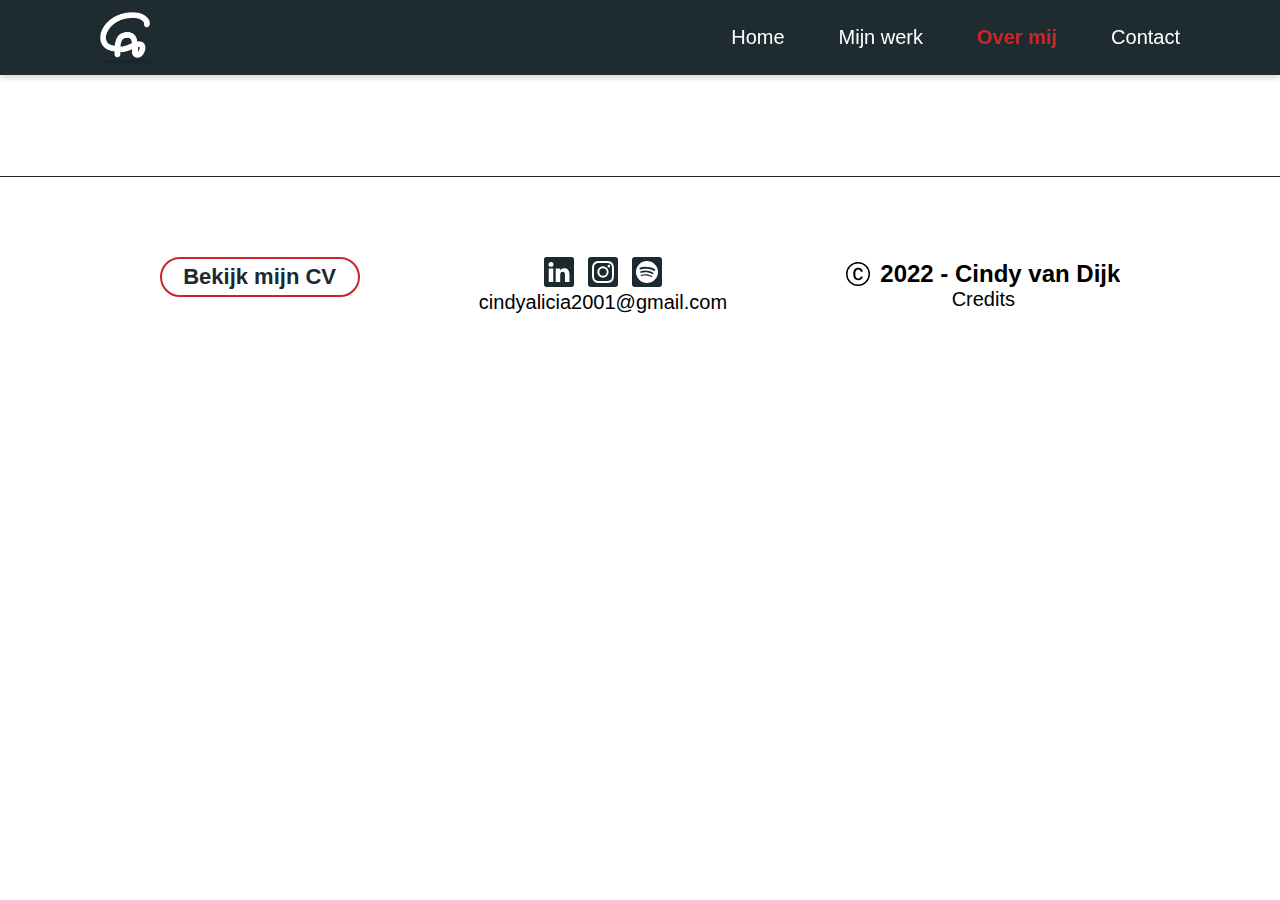
<file: overmij.html>
<!DOCTYPE html>
<html lang="en">
    <head>
        <meta charset="UTF-8"/>
        <meta name="viewport" content="width=device-width, initial-scale=1.0">
        <link rel="stylesheet" type="text/css" href="style.css"/>
        <link rel="stylesheet" href="https://fonts.googleapis.com/icon?family=Material+Icons">
        <script src="my-script.js" async></script>
        <title>Over mij | CindyAlicia</title>
    </head>
    <body>
        <div class="container">
            <header>
                <nav>
                    <a class="flex-logo" href="index.html">
                        <img class="logo" src="images/Handtekening-CindyvanDijk.png" alt="Logo Cindy Alicia">
                    </a>
                    <div class="links">
                        <a class="dark" href="index.html">Home</a>
                        <a class="dark" href="mijnwerk.html">Mijn werk</a>
                        <a class="dark" id="selected" href="overmij.html">Over mij</a>
                        <a class="dark" href="contact.html">Contact</a>
                    </div>
                </nav>
                <div class="banner">

                </div>
            </header>

            <main class="container-main">

            </main>

            <footer>
                <a href="documents/CV-CindyvanDijk.pdf" target="_blank">
                    <button type="button">Bekijk mijn CV</button>
                </a>
                <div class="footer-item">
                    <div id="footer-icons">
                        <svg xmlns="http://www.w3.org/2000/svg" width="30" height="30" fill="#1C292F" class="bi bi-linkedin" viewBox="0 0 16 16">
                            <path d="M0 1.146C0 .513.526 0 1.175 0h13.65C15.474 0 16 .513 16 1.146v13.708c0 .633-.526 1.146-1.175 1.146H1.175C.526 16 0 15.487 0 14.854V1.146zm4.943 12.248V6.169H2.542v7.225h2.401zm-1.2-8.212c.837 0 1.358-.554 1.358-1.248-.015-.709-.52-1.248-1.342-1.248-.822 0-1.359.54-1.359 1.248 0 .694.521 1.248 1.327 1.248h.016zm4.908 8.212V9.359c0-.216.016-.432.08-.586.173-.431.568-.878 1.232-.878.869 0 1.216.662 1.216 1.634v3.865h2.401V9.25c0-2.22-1.184-3.252-2.764-3.252-1.274 0-1.845.7-2.165 1.193v.025h-.016a5.54 5.54 0 0 1 .016-.025V6.169h-2.4c.03.678 0 7.225 0 7.225h2.4z"/>
                        </svg>
                        <svg xmlns="http://www.w3.org/2000/svg" width="30" height="30" fill="#FFFFFF" class="bi bi-instagram" viewBox="0 0 16 16">
                            <path d="M8 0C5.829 0 5.556.01 4.703.048 3.85.088 3.269.222 2.76.42a3.917 3.917 0 0 0-1.417.923A3.927 3.927 0 0 0 .42 2.76C.222 3.268.087 3.85.048 4.7.01 5.555 0 5.827 0 8.001c0 2.172.01 2.444.048 3.297.04.852.174 1.433.372 1.942.205.526.478.972.923 1.417.444.445.89.719 1.416.923.51.198 1.09.333 1.942.372C5.555 15.99 5.827 16 8 16s2.444-.01 3.298-.048c.851-.04 1.434-.174 1.943-.372a3.916 3.916 0 0 0 1.416-.923c.445-.445.718-.891.923-1.417.197-.509.332-1.09.372-1.942C15.99 10.445 16 10.173 16 8s-.01-2.445-.048-3.299c-.04-.851-.175-1.433-.372-1.941a3.926 3.926 0 0 0-.923-1.417A3.911 3.911 0 0 0 13.24.42c-.51-.198-1.092-.333-1.943-.372C10.443.01 10.172 0 7.998 0h.003zm-.717 1.442h.718c2.136 0 2.389.007 3.232.046.78.035 1.204.166 1.486.275.373.145.64.319.92.599.28.28.453.546.598.92.11.281.24.705.275 1.485.039.843.047 1.096.047 3.231s-.008 2.389-.047 3.232c-.035.78-.166 1.203-.275 1.485a2.47 2.47 0 0 1-.599.919c-.28.28-.546.453-.92.598-.28.11-.704.24-1.485.276-.843.038-1.096.047-3.232.047s-2.39-.009-3.233-.047c-.78-.036-1.203-.166-1.485-.276a2.478 2.478 0 0 1-.92-.598 2.48 2.48 0 0 1-.6-.92c-.109-.281-.24-.705-.275-1.485-.038-.843-.046-1.096-.046-3.233 0-2.136.008-2.388.046-3.231.036-.78.166-1.204.276-1.486.145-.373.319-.64.599-.92.28-.28.546-.453.92-.598.282-.11.705-.24 1.485-.276.738-.034 1.024-.044 2.515-.045v.002zm4.988 1.328a.96.96 0 1 0 0 1.92.96.96 0 0 0 0-1.92zm-4.27 1.122a4.109 4.109 0 1 0 0 8.217 4.109 4.109 0 0 0 0-8.217zm0 1.441a2.667 2.667 0 1 1 0 5.334 2.667 2.667 0 0 1 0-5.334z"/>
                        </svg>
                        <svg xmlns="http://www.w3.org/2000/svg" width="30" height="30" fill="#FFFFFF" class="bi bi-spotify" viewBox="0 0 16 16">
                            <path d="M8 0a8 8 0 1 0 0 16A8 8 0 0 0 8 0zm3.669 11.538a.498.498 0 0 1-.686.165c-1.879-1.147-4.243-1.407-7.028-.77a.499.499 0 0 1-.222-.973c3.048-.696 5.662-.397 7.77.892a.5.5 0 0 1 .166.686zm.979-2.178a.624.624 0 0 1-.858.205c-2.15-1.321-5.428-1.704-7.972-.932a.625.625 0 0 1-.362-1.194c2.905-.881 6.517-.454 8.986 1.063a.624.624 0 0 1 .206.858zm.084-2.268C10.154 5.56 5.9 5.419 3.438 6.166a.748.748 0 1 1-.434-1.432c2.825-.857 7.523-.692 10.492 1.07a.747.747 0 1 1-.764 1.288z"/>
                        </svg>
                    </div>
                    <a href="mailto:cindyalicia2001@gmail.com">cindyalicia2001@gmail.com</a>
                </div>

                <div class="footer-item">
                    <div id="copyright">
                        <svg xmlns="http://www.w3.org/2000/svg" width="24" height="24" fill="currentColor" class="bi bi-c-circle" viewBox="0 0 16 16">
                            <path d="M1 8a7 7 0 1 0 14 0A7 7 0 0 0 1 8Zm15 0A8 8 0 1 1 0 8a8 8 0 0 1 16 0ZM8.146 4.992c-1.212 0-1.927.92-1.927 2.502v1.06c0 1.571.703 2.462 1.927 2.462.979 0 1.641-.586 1.729-1.418h1.295v.093c-.1 1.448-1.354 2.467-3.03 2.467-2.091 0-3.269-1.336-3.269-3.603V7.482c0-2.261 1.201-3.638 3.27-3.638 1.681 0 2.935 1.054 3.029 2.572v.088H9.875c-.088-.879-.768-1.512-1.729-1.512Z"/>
                        </svg>
                        <h4>2022 - Cindy van Dijk</h4>
                    </div>
                    <a href="credit.html">Credits</a>
                </div>
            </footer>
        </div>
    </body>
</html>
</file>
<file: style.css>
/* Basis */
* {
    margin: 0;
    overflow-x: hidden;
}

:root {
    --primary: #CE2327;
    --secondary: #1C292F;
    --tertiary: #75262B;
}

h1 {
    font-family: 'poppins', Arial, Helvetica, sans-serif;
    font-weight: bold;
    font-size: 38px;
    color: var(--primary);
    text-align: center;
}

h2 {
    font-family: 'poppins', Arial, Helvetica, sans-serif;
    font-weight: bold;
    font-size: 34px;
    color: var(--secondary);
    text-align: center;
}

h3 {
    font-family: 'poppins', Arial, Helvetica, sans-serif;
    font-weight: bold;
    font-size: 28px;
    color: var(--tertiary);
}

h4 {
    font-family: 'poppins', Arial, Helvetica, sans-serif;
    font-weight: bold;
    font-size: 24px;
    color: #000000;
}

p {
    font-family: 'poppins', Arial, Helvetica, sans-serif;
    font-size: 18px;
    color: #000000;
}

figcaption {
    font-family: 'poppins', Arial, Helvetica, sans-serif;
    font-weight: bold;
    font-size: 24px;
    color: #000000;
}

.dark {
    color: #FFFFFF;
}

.container {
    display: grid;
    grid-template-areas:
      'header'
      'main'
      'footer';
}

a {
    font-family: 'poppins', Arial, Helvetica, sans-serif;
    font-size: 20px;
    text-decoration: none;
    color: #000000;
}

a:hover {
    color: var(--primary);
}

#selected {
    color: var(--primary);
    font-weight: bolder;
}

img {
    object-fit: cover;
    box-shadow: 0 3px 6px #00000029;
    border-radius: 5% 0 5% 0;
}

button {
    font-family: 'poppins', Arial, Helvetica, sans-serif;
    font-weight: bold;
    font-size: 22px;
    color: #1C292F;
    height: 40px;
    width: 200px;
    background-color: #FFFFFF;
    border-radius: 22px;
    border: 2px solid var(--primary);
}

button:hover {
    background-color: var(--primary);
    color: #FFFFFF;
}

button:active {
    background-color: var(--tertiary);
    color:#FFFFFF;
}

button:disabled {
    background-color: #808080;
    color: #3B3A3A;
}

/* Header en Nav */
header {
    grid-area: header;
    margin: 0;
}

#home-header {
    background-image: url("images/Record.png");
    background-color: var(--secondary);
    background-position-y: bottom;
    background-repeat: no-repeat;
    background-size: cover;
    background-attachment: fixed;
    overflow: hidden;
    height: max-content;
}

nav {
    background-color: var(--secondary);
    width: -webkit-fill-available;
    position: fixed;
    display: flex;
    justify-content: space-between;
    align-items: center;
    padding: 10px 100px;
    z-index: 1;
    box-shadow: 0 3px 6px #00000029;
    opacity: 99%;
}

.logo {
    width: 50px;
    height: 50px;
    object-fit: contain;
}

.links a {
    padding: 0 0 0 50px;
}

.banner {
    display: flex;
    height: max-content;
    justify-content: space-around;
    flex-direction: row;
    flex-wrap: wrap-reverse;
    overflow: visible;
    margin: 10em 5em 1em 5em;
}

.text-intro {
    margin: auto 0;
}

.text-intro h1, .text-intro h2{
    text-align: unset;
}

.card-intro {
    background-color: #FFFFFF;
    border-radius: 5%;
}

#selfie-home {
    border-radius: 5% 5% 0 0;
}

.container-intro {
    display: flex;
    margin: 4% 25%;
    justify-content: space-around;
}

.bi-instagram, .bi-spotify {
    background-color: var(--secondary);
    box-sizing: border-box;
    padding: 4px;
    border-radius: 10%;
}

.bi-instagram:hover, .bi-spotify:hover {
    background-color: var(--primary);
}

.bi-linkedin:hover {
    fill: var(--primary);
    background-color: #FFFFFF;
}

.bi-instagram:active, .bi-spotify:active {
    background-color: var(--tertiary);
}

.bi-linkedin:active {
    fill: var(--tertiary);
    background-color: #FFFFFF;
}

#header-arrow {
    display: flex;
    flex-direction: column;
    align-items: center;
    margin-bottom: 1em;
}

#header-arrow p {
    text-align: center;
}

/* main home */
main {
    grid-area: main;
}

section {
    padding: 80px 100px;
}

.about-me .flex-row {
    flex-wrap: wrap-reverse;
}

#aboutme-text {
    width: 50%;
}

#aboutme-text p {
    padding: 20px 0;
}

.about-me img {
    width: 450px;
    height: 450px;
}

.top-skills {
    background-color: var(--secondary);
}

.flex-row {
    display: flex;
    flex-direction: row;
    justify-content: space-around;
    flex-wrap: wrap;
    margin: 40px 10px;
    grid-gap: 10px;
}

figure {
    text-align: center;
    margin: 10px;
    width: 150px;
}

figure img {
    box-shadow: none;
    object-fit: contain;
    height: 150px;
    width: 150px;
}

.center {
    display: flex;
    justify-content: center;
    align-items: center;
}

.my-work .flex-row img {
    height: 300px;
    width: 300px;
}

.my-work h3 {
    text-align: center;
    margin: 40px 0;
}

.contact {
    background-color: var(--secondary);
}

.contact p {
    margin: 40px 25%;
}

/* Mijn werk */
.work-intro {
    background-color: var(--secondary);
}

.work-intro h1 {
    margin: 100px 0 50px 0;
}

.work-intro p {
    margin: 40px 10%;
}

.work-container {
    overflow: hidden;
}

#buttons-filter {
    text-align: center;
}

.btn {
    margin: 0 20px 50px 20px;
}

.work-container {
    display: flex;
    flex-direction: row;
    flex-wrap: wrap;
    justify-content: flex-start;
}
  
.filterDiv {
    text-align: center;
    display: none; /* Hidden by default */
    height: auto;
    width: 400px;
    margin: 10px;
    box-shadow: 0 3px 6px #00000029;
}

.filterDiv img {
    height: 400px;
    width: 400px;
    border-radius: 5% 5% 0 0;
}

.work-item {
    display: flex;
    flex-direction: column;
    padding: 20px;
    gap: 20px;
}

.show {
    display: block;
}

.btn.active {
    background-color: var(--tertiary);
    color: #FFFFFF;
    border: var(--tertiary);
}

/* Footer */
footer {
    grid-area: footer;
    display: flex;
    flex-direction: row;
    flex-wrap: wrap;
    row-gap: 30px;
    justify-content: space-around;
    padding: 80px 100px;
    border-top: 1px solid var(--secondary);
}

footer button {
    margin: auto 0;
}

.footer-item {
    display: flex;
    flex-direction: column;
    justify-content: center;
    align-items: center;
}

#footer-icons {
    margin: auto;
}

#footer-icons svg {
    margin: 0 5px;
}

#copyright {
    display: flex;
    flex-flow: row;
    gap: 10px;
}

#copyright svg {
    margin: auto;
}

@media only screen and (max-width: 1241px) {
    #home-header {
        background-image: url("images/Record.png");
        background-position: center;
        background-size: cover;
        background-repeat: no-repeat;
    }

    .banner {
        margin: 10em 1em 1em 1em;
        text-align: center;
    }
}

@media only screen and (max-width: 1180px) {
    .about-me img {
        width: 600px;
        height: 400px;
        flex-shrink: 2;
    }

    #aboutme-text {
        width: fit-content;
    }

    figure img {
        height: 125px;
        width: 125px;
    }

    .contact p {
        margin: 40px 10%;
    }
}

@media only screen and (max-width: 1050px) {

}

@media only screen and (max-width: 570px) {
    section {
        padding: 80px 20px;
    }

    .contact p {
        margin: 40px 1%;
    }

    .about-me img {
        width: 250px;
        height: 250px;
    }

    footer {
        padding: 80px 20px;
    }
}
</file>
